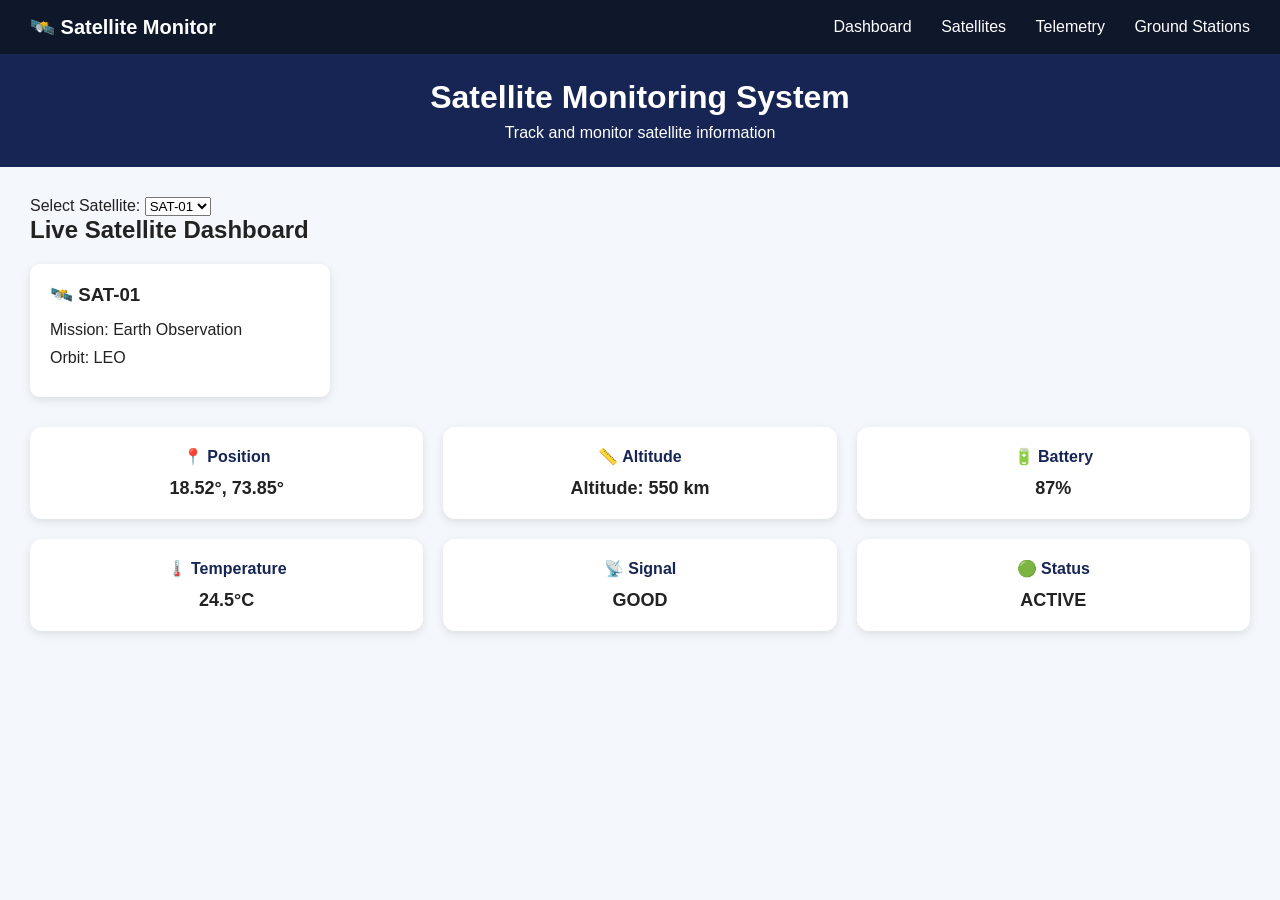
<file: frontend/index.html>
<!DOCTYPE html>
<html lang="en">

<head>
    <meta charset="UTF-8">
    <meta name="viewport" content="width=device-width, initial-scale=1.0">

    <title>Satellite Monitoring System</title>

    <link rel="stylesheet" href="style.css">
</head>

<body>

    <nav>
    <h2>🛰️ Satellite Monitor</h2>

    <div>
        <a href="index.html">Dashboard</a>
        <a href="satellites.html">Satellites</a>
        <a href="telemetry.html">Telemetry</a>
        <a href="ground-stations.html">Ground Stations</a>
    </div>
</nav>
    <header>
        <h1>Satellite Monitoring System</h1>
        <p>Track and monitor satellite information</p>
    </header>

    <main>

        <div class="satellite-selector">
          <label for="satellite-select">Select Satellite:</label>

          <select id="satellite-select">
             <option value="SAT-01">SAT-01</option>
             <option value="SAT-02">SAT-02</option>
          </select>
       </div>

    <section class="dashboard">

        <h2>Satellite Dashboard</h2>

        <div class="satellite-card">
            <h3 id="satellite-name">🛰️ SAT-01</h3>
            <p id="satellite-mission">Mission: Earth Observation</p>
            <p id="satellite-orbit">Orbit: LEO</p>
        </div>

        <div class="info-grid">

            <div class="info-card">
                <h4>📍 Position</h4>
                <p>18.52°, 73.85°</p>
            </div>

            <div class="info-card">
                <h4>📏 Altitude</h4>
                <p id="satellite-altitude">550 km</p>
            </div>

            <div class="info-card">
                <h4>🔋 Battery</h4>
                <p id="satellite-battery">87%</p>
            </div>

            <div class="info-card">
                <h4>🌡️ Temperature</h4>
                <p id="satellite-temperature">24.5°C</p>
            </div>

            <div class="info-card">
                <h4>📡 Signal</h4>
                <p id="satellite-signal">GOOD</p>
            </div>

            <div class="info-card">
                <h4>🟢 Status</h4>
                <p id="satellite-status">ACTIVE</p>
            </div>

        </div>

    </section>

</main>

    <script src="script.js"></script>

</body>

</html>
</file>
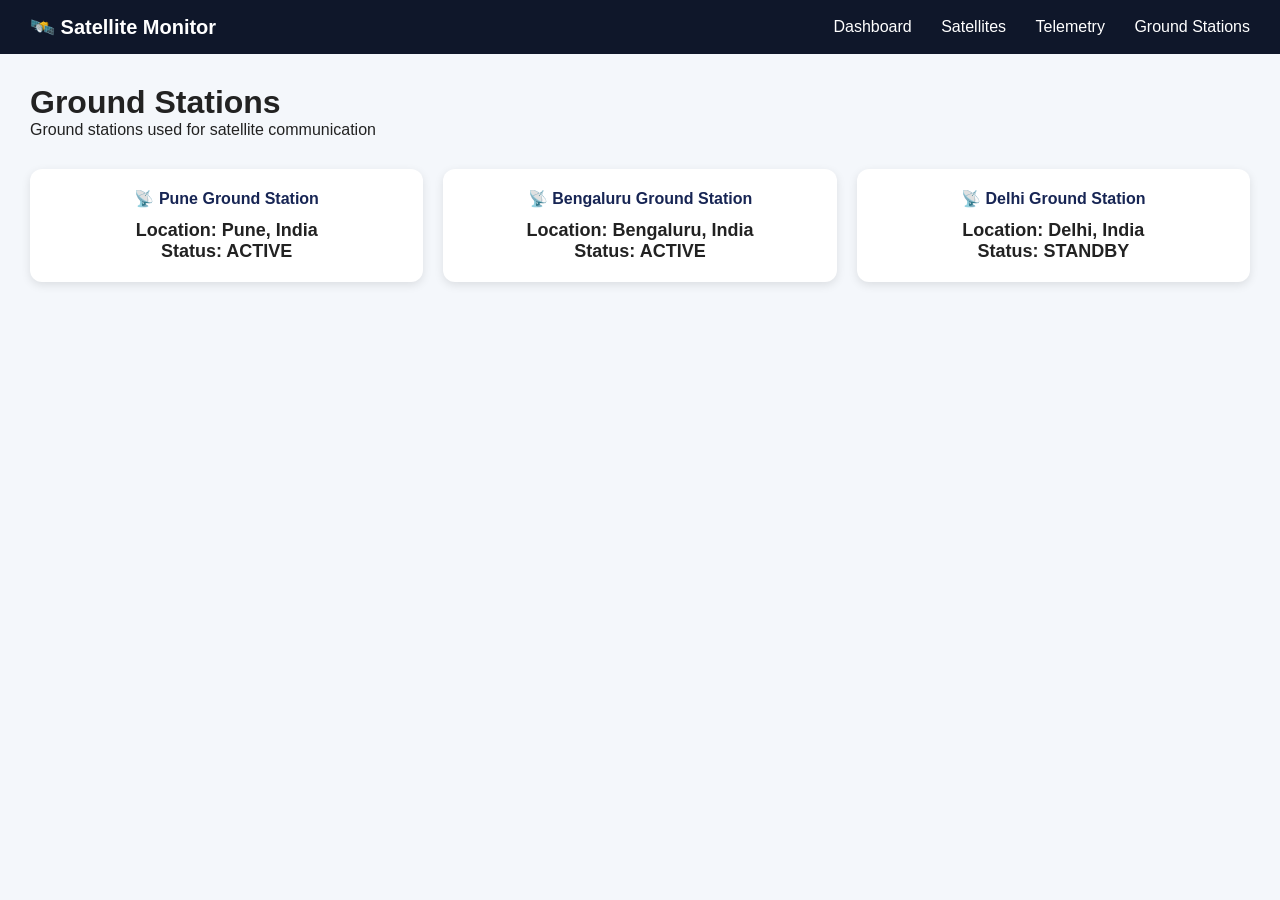
<file: frontend/ground-stations.html>
<!DOCTYPE html>
<html lang="en">

<head>
    <meta charset="UTF-8">
    <meta name="viewport" content="width=device-width, initial-scale=1.0">

    <title>Ground Stations - Satellite Monitoring System</title>

    <link rel="stylesheet" href="style.css">
</head>

<body>

    <nav>
        <h2>🛰️ Satellite Monitor</h2>

        <div>
            <a href="index.html">Dashboard</a>
            <a href="satellites.html">Satellites</a>
            <a href="telemetry.html">Telemetry</a>
            <a href="ground-stations.html">Ground Stations</a>
        </div>
    </nav>

    <main>

        <h1>Ground Stations</h1>
        <p>Ground stations used for satellite communication</p>

        <div class="info-grid">

            <div class="info-card">
                <h4>📡 Pune Ground Station</h4>
                <p>Location: Pune, India</p>
                <p>Status: ACTIVE</p>
            </div>

            <div class="info-card">
                <h4>📡 Bengaluru Ground Station</h4>
                <p>Location: Bengaluru, India</p>
                <p>Status: ACTIVE</p>
            </div>

            <div class="info-card">
                <h4>📡 Delhi Ground Station</h4>
                <p>Location: Delhi, India</p>
                <p>Status: STANDBY</p>
            </div>

        </div>

    </main>

</body>

</html>
</file>
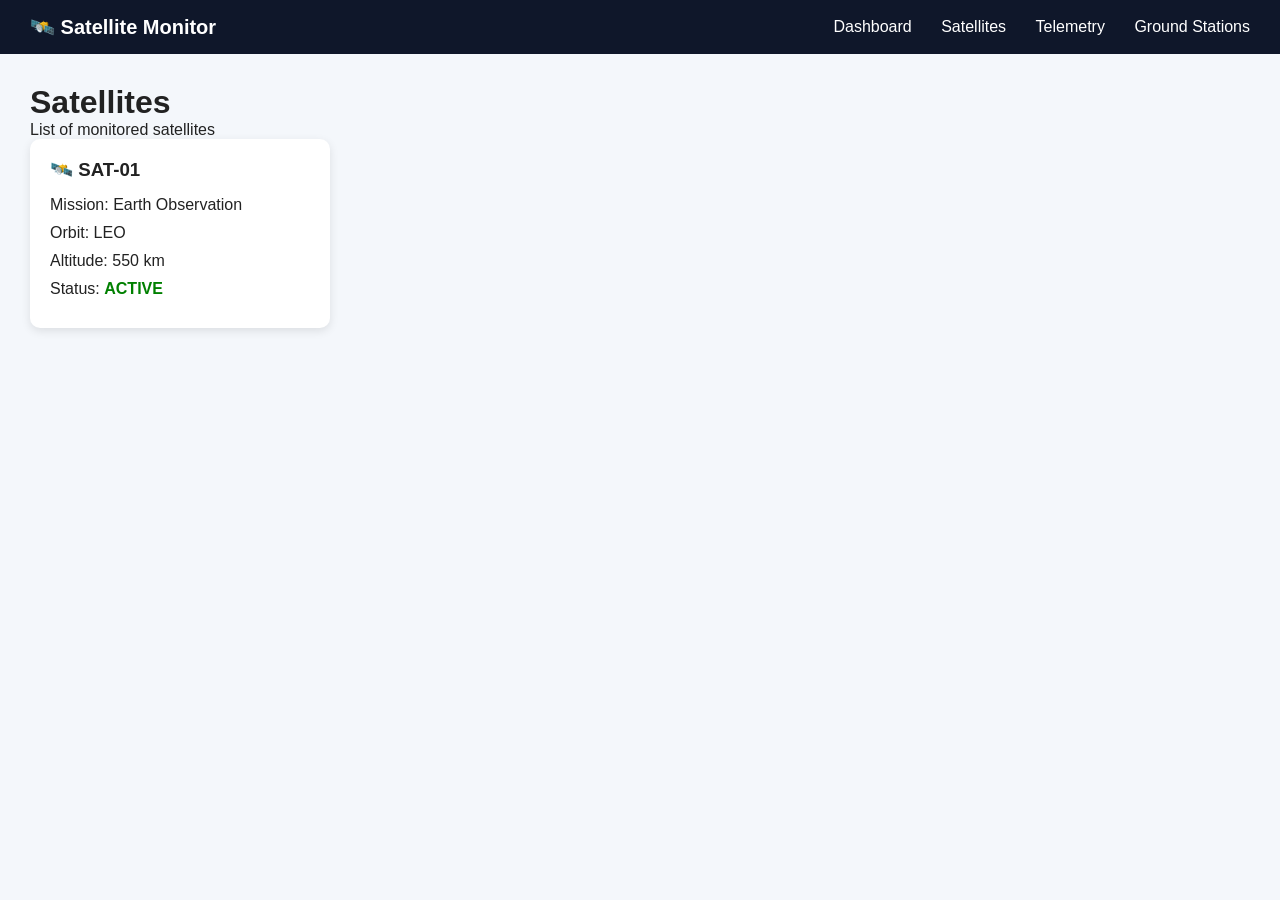
<file: frontend/satellites.html>
<!DOCTYPE html>
<html lang="en">

<head>
    <meta charset="UTF-8">
    <meta name="viewport" content="width=device-width, initial-scale=1.0">

    <title>Satellites - Satellite Monitoring System</title>

    <link rel="stylesheet" href="style.css">
</head>

<body>

    <nav>
        <h2>🛰️ Satellite Monitor</h2>

        <div>
            <a href="index.html">Dashboard</a>
            <a href="satellites.html">Satellites</a>
            <a href="telemetry.html">Telemetry</a>
            <a href="ground-stations.html">Ground Stations</a>
        </div>
    </nav>

    <main>

        <h1>Satellites</h1>
        <p>List of monitored satellites</p>

        <div class="satellite-card">
            <h3>🛰️ SAT-01</h3>
            <p>Mission: Earth Observation</p>
            <p>Orbit: LEO</p>
            <p>Altitude: 550 km</p>
            <p>Status: <span>ACTIVE</span></p>
        </div>

    </main>

</body>

</html>
</file>
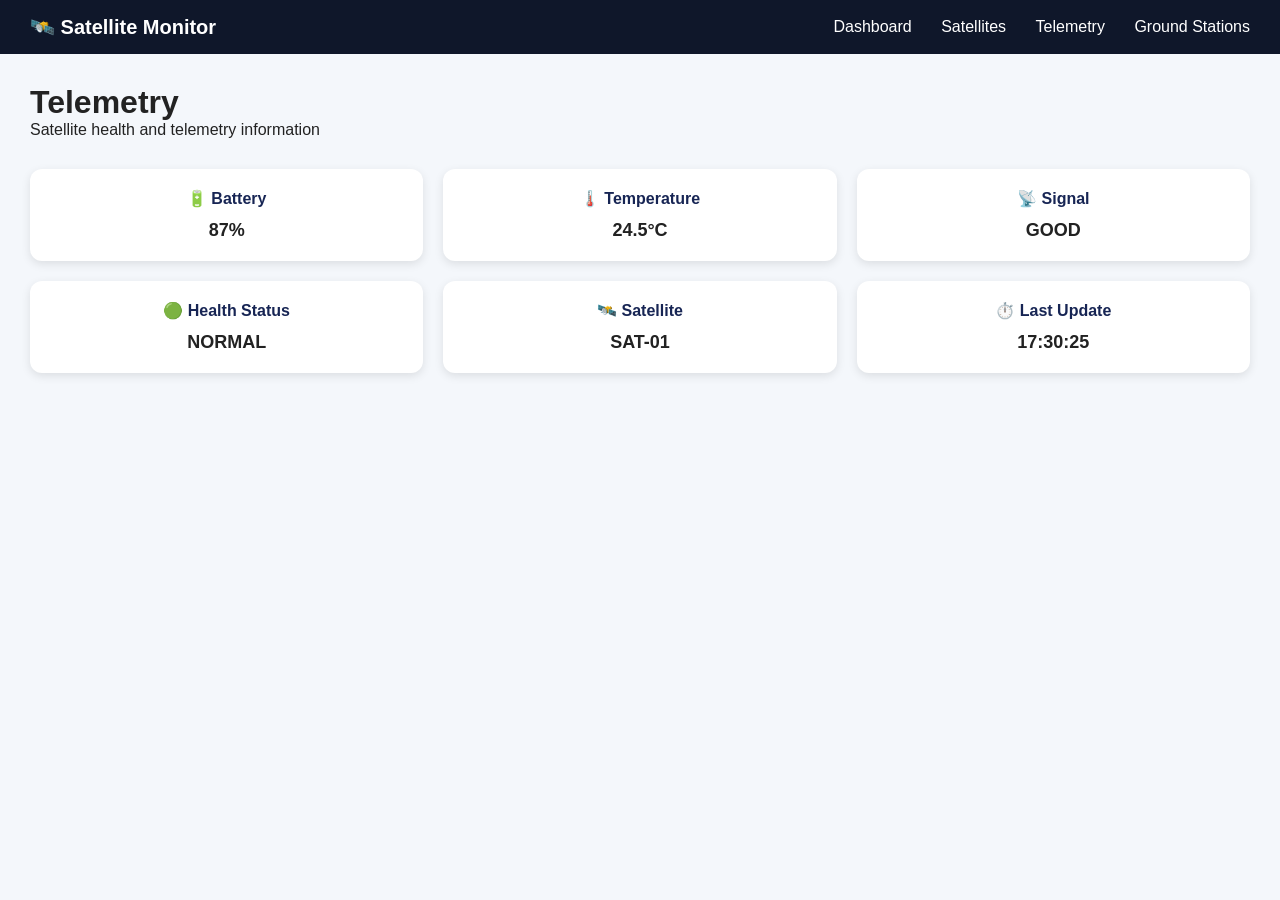
<file: frontend/telemetry.html>
<!DOCTYPE html>
<html lang="en">

<head>
    <meta charset="UTF-8">
    <meta name="viewport" content="width=device-width, initial-scale=1.0">

    <title>Telemetry - Satellite Monitoring System</title>

    <link rel="stylesheet" href="style.css">
</head>

<body>

    <nav>
        <h2>🛰️ Satellite Monitor</h2>

        <div>
            <a href="index.html">Dashboard</a>
            <a href="satellites.html">Satellites</a>
            <a href="telemetry.html">Telemetry</a>
            <a href="ground-stations.html">Ground Stations</a>
        </div>
    </nav>

    <main>

        <h1>Telemetry</h1>
        <p>Satellite health and telemetry information</p>

        <div class="info-grid">

            <div class="info-card">
                <h4>🔋 Battery</h4>
                <p>87%</p>
            </div>

            <div class="info-card">
                <h4>🌡️ Temperature</h4>
                <p>24.5°C</p>
            </div>

            <div class="info-card">
                <h4>📡 Signal</h4>
                <p>GOOD</p>
            </div>

            <div class="info-card">
                <h4>🟢 Health Status</h4>
                <p>NORMAL</p>
            </div>

            <div class="info-card">
                <h4>🛰️ Satellite</h4>
                <p>SAT-01</p>
            </div>

            <div class="info-card">
                <h4>⏱️ Last Update</h4>
                <p>17:30:25</p>
            </div>

        </div>

    </main>

</body>

</html>
</file>
<file: frontend/style.css>
* {
    margin: 0;
    padding: 0;
    box-sizing: border-box;
}

body {
    font-family: Arial, sans-serif;
    background-color: #f4f7fb;
    color: #222;
}

header {
    background-color: #172554;
    color: white;
    padding: 25px;
    text-align: center;
}

header h1 {
    margin-bottom: 8px;
}

main {
    padding: 30px;
}

.dashboard h2 {
    margin-bottom: 20px;
}

.satellite-card {
    background-color: white;
    padding: 20px;
    border-radius: 10px;
    width: 300px;
    box-shadow: 0 3px 10px rgba(0, 0, 0, 0.1);
}

.satellite-card h3 {
    margin-bottom: 15px;
}

.satellite-card p {
    margin-bottom: 10px;
}

.satellite-card span {
    color: green;
    font-weight: bold;
}

.info-grid {
    display: grid;
    grid-template-columns: repeat(3, 1fr);
    gap: 20px;
    margin-top: 30px;
}

.info-card {
    background: white;
    padding: 20px;
    border-radius: 12px;
    text-align: center;
    box-shadow: 0 3px 10px rgba(0,0,0,0.1);
}

.info-card h4 {
    margin-bottom: 12px;
    color: #172554;
}

.info-card p {
    font-size: 18px;
    font-weight: bold;
}

nav {
    background-color: #0f172a;
    color: white;
    padding: 15px 30px;
    display: flex;
    justify-content: space-between;
    align-items: center;
}

nav h2 {
    font-size: 20px;
}

nav a {
    color: white;
    text-decoration: none;
    margin-left: 25px;
}

nav a:hover {
    text-decoration: underline;
}
</file>
